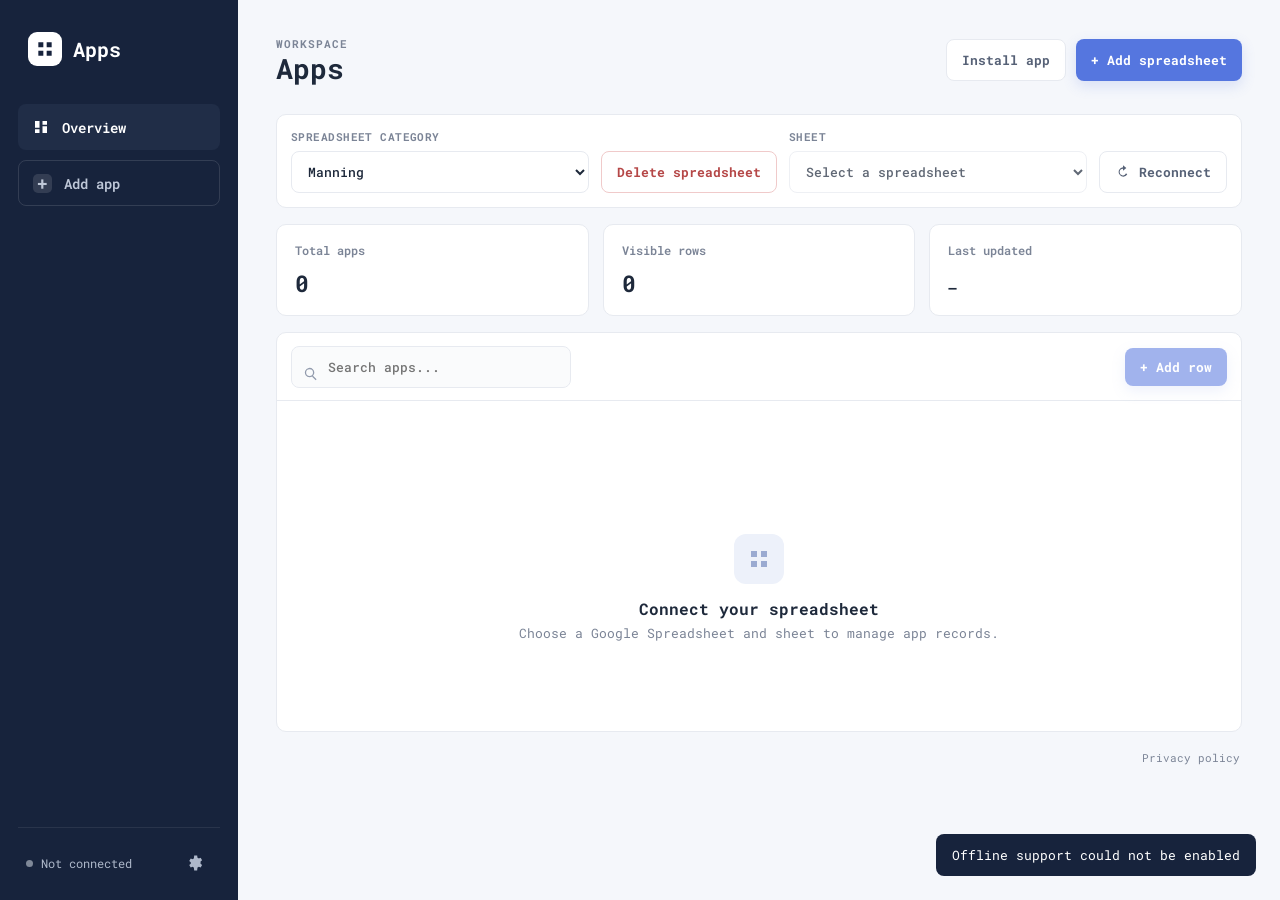
<file: index.html>
<!doctype html>
<html lang="en">
  <head>
    <meta charset="UTF-8" />
    <meta name="viewport" content="width=device-width, initial-scale=1.0, viewport-fit=cover" />
    <title>Apps Dashboard</title>
    <meta name="theme-color" content="#17233c" />
    <link rel="icon" type="image/png" href="./icons/mama-sita-192.png" />
    <link rel="manifest" href="./manifest.webmanifest" />
    <link rel="preconnect" href="https://fonts.googleapis.com" />
    <link rel="preconnect" href="https://fonts.gstatic.com" crossorigin />
    <link href="https://fonts.googleapis.com/css2?family=Roboto+Mono:wght@400;500;600;700&display=swap" rel="stylesheet" />
    <link rel="stylesheet" href="styles.css?v=pwa-v1" />
  </head>
  <body>
    <aside class="sidebar">
      <div class="brand">
        <div class="brand-mark">
          <svg viewBox="0 0 24 24" aria-hidden="true">
            <path d="M4 4h6v6H4zm10 0h6v6h-6zM4 14h6v6H4zm10 0h6v6h-6z" />
          </svg>
        </div>
        <span>Apps</span>
      </div>

      <nav class="nav">
        <button class="nav-item active" type="button">
          <svg viewBox="0 0 24 24"><path d="M4 13h6V4H4v9zm0 7h6v-5H4v5zm10 0h6v-9h-6v9zm0-16v5h6V4h-6z" /></svg>
          <span>Overview</span>
        </button>
      </nav>

      <button class="sidebar-add" id="addAppButton" type="button">
        <span>+</span>
        <span>Add app</span>
      </button>

      <div class="sidebar-footer">
        <div class="sheet-status">
          <span class="status-dot"></span>
          <span id="connectionLabel">Not connected</span>
        </div>
        <button id="settingsButton" class="icon-button" type="button" aria-label="Settings">
          <svg viewBox="0 0 24 24"><path d="M12 15.5A3.5 3.5 0 1 0 12 8a3.5 3.5 0 0 0 0 7.5zm7.4-3.5c.04-.33.06-.66.06-1s-.02-.67-.06-1l2.1-1.64-2-3.46-2.47 1a8 8 0 0 0-1.73-1L14.9 2h-4l-.4 3.9a8 8 0 0 0-1.73 1l-2.47-1-2 3.46 2.1 1.64c-.04.33-.06.66-.06 1s.02.67.06 1l-2.1 1.64 2 3.46 2.47-1a8 8 0 0 0 1.73 1l.4 3.9h4l.4-3.9a8 8 0 0 0 1.73-1l2.47 1 2-3.46-2.1-1.64z" /></svg>
        </button>
      </div>
    </aside>

    <main class="main">
      <header class="topbar">
        <div>
          <p class="eyebrow">Workspace</p>
          <h1>Apps</h1>
        </div>
        <div class="topbar-actions">
          <button id="installButton" class="secondary-button" type="button">Install app</button>
          <button id="connectButton" class="primary-button" type="button">
            <span>+</span> Add spreadsheet
          </button>
        </div>
      </header>

      <section class="source-bar">
        <label>
          Spreadsheet category
          <select id="sourceSelect"><option>Loading saved categories...</option></select>
        </label>
        <button id="deleteSourceButton" class="secondary-button danger-button" type="button" disabled>
          Delete spreadsheet
        </button>
        <label>
          Sheet
          <select id="sheetSelect" disabled><option>Select a spreadsheet</option></select>
        </label>
        <button id="refreshButton" class="secondary-button" type="button" disabled>
          <svg viewBox="0 0 24 24"><path d="M12 5V2l5 4-5 4V7a5 5 0 1 0 4.58 7l1.8 1.8A7 7 0 1 1 12 5z" /></svg>
          <span id="refreshButtonLabel">Refresh</span>
        </button>
      </section>

      <section class="stats-grid">
        <article class="stat-card">
          <span>Total apps</span>
          <strong id="totalCount">0</strong>
        </article>
        <article class="stat-card">
          <span>Visible rows</span>
          <strong id="visibleCount">0</strong>
        </article>
        <article class="stat-card">
          <span>Last updated</span>
          <strong id="lastUpdated">—</strong>
        </article>
      </section>

      <section class="table-card">
        <div class="table-toolbar">
          <div class="search-wrap">
            <svg viewBox="0 0 24 24"><path d="M10.5 18a7.5 7.5 0 1 1 5.3-12.8A7.5 7.5 0 0 1 10.5 18zm0-13a5.5 5.5 0 1 0 0 11 5.5 5.5 0 0 0 0-11zm5.5 10.6 5.7 5.7-1.4 1.4-5.7-5.7 1.4-1.4z" /></svg>
            <input id="searchInput" type="search" placeholder="Search apps..." disabled />
          </div>
          <button id="tableAddButton" class="primary-button compact" type="button" disabled>
            <span>+</span> Add row
          </button>
        </div>
        <div class="table-scroll">
          <table>
            <thead id="tableHead"></thead>
            <tbody id="tableBody"></tbody>
          </table>
          <div id="emptyState" class="empty-state">
            <div class="empty-icon">
              <svg viewBox="0 0 24 24"><path d="M4 4h6v6H4zm10 0h6v6h-6zM4 14h6v6H4zm10 0h6v6h-6z" /></svg>
            </div>
            <h2>Connect your spreadsheet</h2>
            <p>Choose a Google Spreadsheet and sheet to manage app records.</p>
          </div>
          <div id="tableLoading" class="table-loading hidden" role="status" aria-live="polite">
            <div class="table-loading-panel">
              <div class="table-loading-heading">
                <span>Reloading table</span>
                <strong id="tableProgressPercent">0%</strong>
              </div>
              <div
                id="tableProgressBar"
                class="table-loading-progress"
                role="progressbar"
                aria-label="Table reload progress"
                aria-valuemin="0"
                aria-valuemax="100"
                aria-valuenow="0"
              >
                <span></span>
              </div>
            </div>
          </div>
        </div>
      </section>
      <footer class="app-footer">
        <a href="./privacy.html">Privacy policy</a>
      </footer>
    </main>

    <dialog id="settingsDialog">
      <form id="settingsForm" method="dialog">
        <div class="dialog-header">
          <div>
            <p class="eyebrow">Configuration</p>
            <h2>Google Sheets connection</h2>
          </div>
          <button class="close-button" value="cancel" aria-label="Close" type="submit">×</button>
        </div>
        <label>
          OAuth 2.0 Web Client ID
          <input id="clientIdInput" type="text" placeholder="123456789-example.apps.googleusercontent.com" required />
        </label>
        <p class="field-help">Create a Web client in Google Cloud, then add this page's URL to Authorized JavaScript origins.</p>
        <div class="dialog-actions">
          <button class="secondary-button" value="cancel" type="submit">Cancel</button>
          <button id="saveSettingsButton" class="primary-button" value="default" type="submit">Save</button>
        </div>
      </form>
    </dialog>

    <dialog id="rowDialog">
      <form id="rowForm" method="dialog">
        <div class="dialog-header">
          <div>
            <p class="eyebrow">Spreadsheet row</p>
            <h2 id="rowDialogTitle">Add app</h2>
          </div>
          <button class="close-button" value="cancel" aria-label="Close" type="submit">×</button>
        </div>
        <div id="rowFields"></div>
        <div class="dialog-actions">
          <button class="secondary-button" value="cancel" type="submit">Cancel</button>
          <button id="saveRowButton" class="primary-button" value="default" type="submit">Save</button>
        </div>
      </form>
    </dialog>

    <dialog id="detailsDrawer" class="side-drawer" aria-labelledby="detailsTitle">
      <div class="drawer-panel">
        <div class="profile-header">
          <div id="detailsAvatar" class="profile-avatar" aria-hidden="true">?</div>
          <div>
            <p class="eyebrow">Employee record</p>
            <h2 id="detailsTitle">Employee details</h2>
            <p id="detailsSubtitle" class="drawer-subtitle"></p>
          </div>
          <button id="closeDetailsDrawerButton" class="drawer-close" type="button" aria-label="Close details">
            <svg viewBox="0 0 24 24" aria-hidden="true"><path d="m6 6 12 12M18 6 6 18"/></svg>
          </button>
        </div>
        <div class="drawer-section-heading">
          <h3>Personal details</h3>
          <span>Additional employee information</span>
        </div>
        <dl id="detailsFields" class="details-fields"></dl>
      </div>
    </dialog>

    <dialog id="spreadsheetDialog">
      <form id="spreadsheetForm" method="dialog">
        <div class="dialog-header">
          <div>
            <p class="eyebrow">Private source</p>
            <h2>Add spreadsheet</h2>
          </div>
          <button class="close-button" value="cancel" aria-label="Close" type="submit">×</button>
        </div>
        <label>
          Category name
          <input id="spreadsheetCategoryInput" type="text" placeholder="e.g. Manning" required />
        </label>
        <label>
          Google Spreadsheet URL
          <input id="spreadsheetUrlInput" type="url" autocomplete="off" placeholder="https://docs.google.com/spreadsheets/d/..." required />
        </label>
        <p class="field-help">Use a new category for each spreadsheet. Saving an existing category updates it. Only these URLs are loaded; Drive files aren't listed.</p>
        <div class="dialog-actions">
          <button class="secondary-button" value="cancel" type="submit">Cancel</button>
          <button id="saveSpreadsheetButton" class="primary-button" value="default" type="submit">Save &amp; connect</button>
        </div>
      </form>
    </dialog>

    <dialog id="installDialog" aria-labelledby="installDialogTitle">
      <form method="dialog">
        <div class="dialog-header">
          <div>
            <p class="eyebrow">Install dashboard</p>
            <h2 id="installDialogTitle">Add Mama Sita's Apps</h2>
          </div>
          <button class="close-button" value="cancel" aria-label="Close" type="submit">×</button>
        </div>
        <p id="installInstructions" class="field-help"></p>
        <div class="dialog-actions">
          <button class="primary-button" value="default" type="submit">Done</button>
        </div>
      </form>
    </dialog>

    <div id="toast" role="status" aria-live="polite"></div>

    <script src="https://accounts.google.com/gsi/client" async defer></script>
    <script src="app.js?v=pwa-v1"></script>
  </body>
</html>
</file>
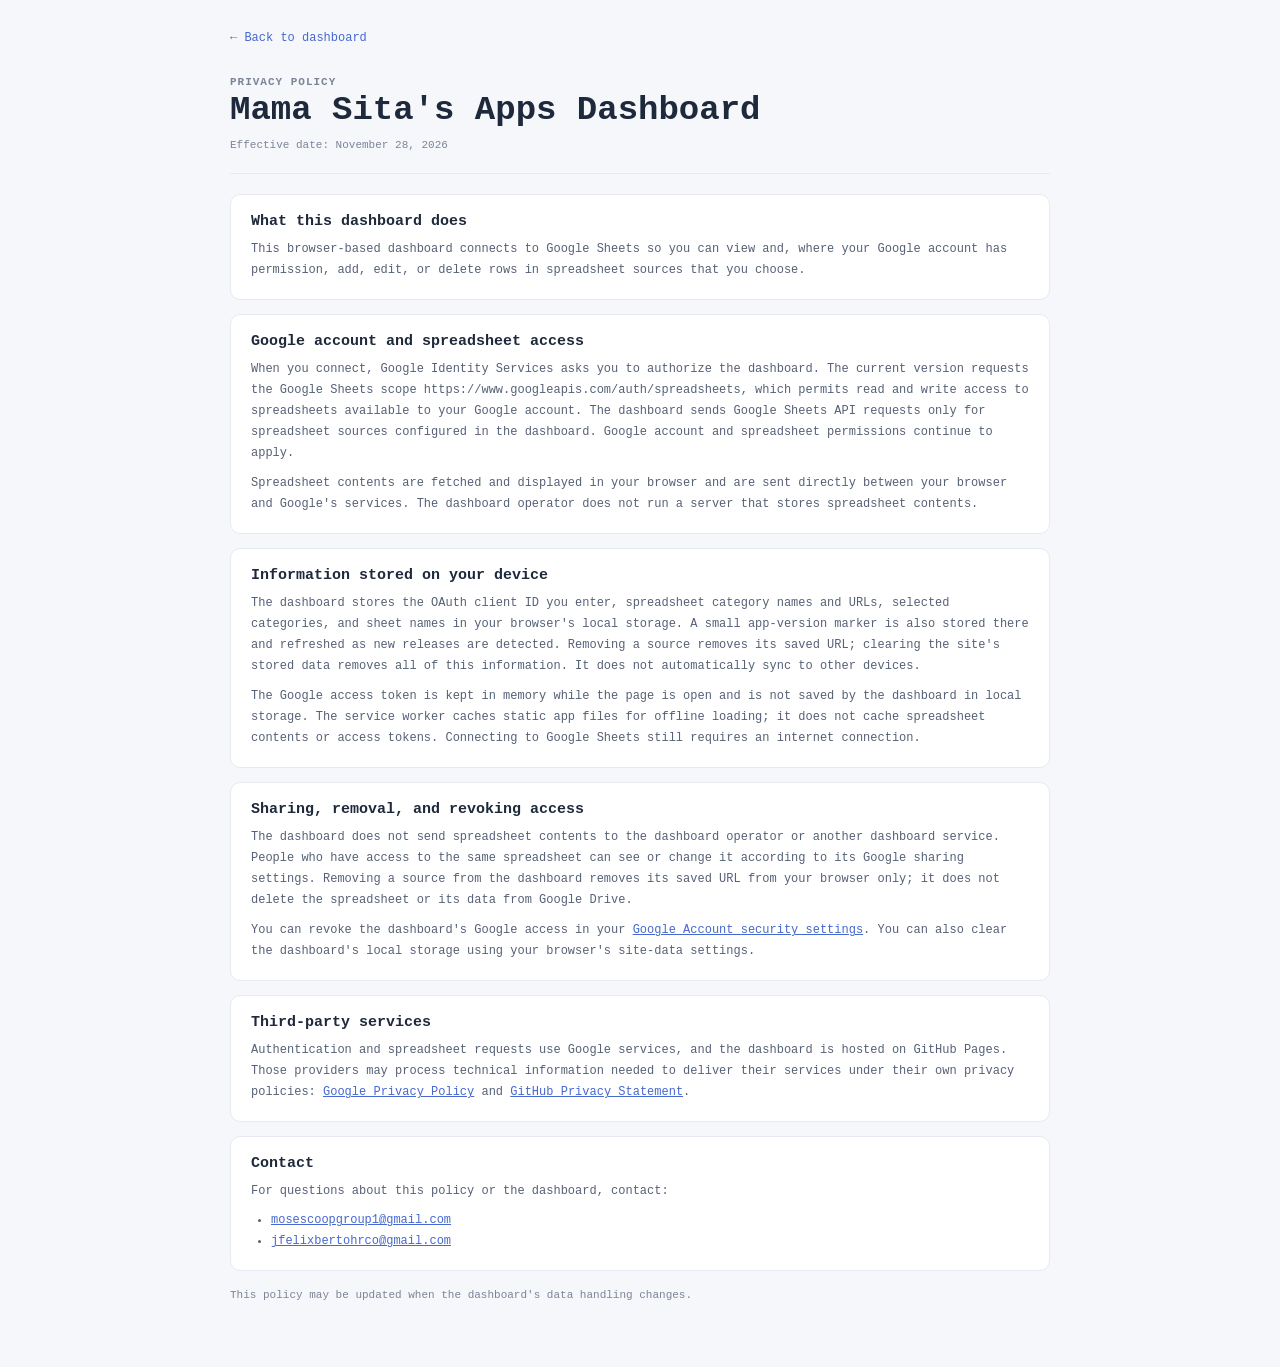
<file: privacy.html>
<!doctype html>
<html lang="en">
  <head>
    <meta charset="UTF-8" />
    <meta name="viewport" content="width=device-width, initial-scale=1.0, viewport-fit=cover" />
    <meta name="theme-color" content="#17233c" />
    <meta name="description" content="Privacy information for Mama Sita's Apps Dashboard." />
    <title>Privacy Policy | Mama Sita's Apps Dashboard</title>
    <link rel="icon" type="image/png" href="./icons/mama-sita-192.png" />
    <link rel="stylesheet" href="styles.css?v=pwa-v1" />
  </head>
  <body class="policy-page">
    <main class="policy-main">
      <a class="policy-back" href="./">← Back to dashboard</a>
      <header class="policy-header">
        <p class="eyebrow">Privacy policy</p>
        <h1>Mama Sita's Apps Dashboard</h1>
        <p class="policy-updated">Effective date: November 28, 2026</p>
      </header>

      <div class="policy-content">
        <section>
          <h2>What this dashboard does</h2>
          <p>
            This browser-based dashboard connects to Google Sheets so you can view and, where your Google account
            has permission, add, edit, or delete rows in spreadsheet sources that you choose.
          </p>
        </section>

        <section>
          <h2>Google account and spreadsheet access</h2>
          <p>
            When you connect, Google Identity Services asks you to authorize the dashboard. The current version
            requests the Google Sheets scope
            <code>https://www.googleapis.com/auth/spreadsheets</code>, which permits read and write access to
            spreadsheets available to your Google account. The dashboard sends Google Sheets API requests only
            for spreadsheet sources configured in the dashboard. Google account and spreadsheet permissions continue to apply.
          </p>
          <p>
            Spreadsheet contents are fetched and displayed in your browser and are sent directly between your
            browser and Google's services. The dashboard operator does not run a server that stores spreadsheet
            contents.
          </p>
        </section>

        <section>
          <h2>Information stored on your device</h2>
          <p>
            The dashboard stores the OAuth client ID you enter, spreadsheet category names and URLs, selected
            categories, and sheet names in your browser's local storage. A small app-version marker is also stored
            there and refreshed as new releases are detected. Removing a source removes its saved URL; clearing
            the site's stored data removes all of this information. It does not automatically sync to other devices.
          </p>
          <p>
            The Google access token is kept in memory while the page is open and is not saved by the dashboard
            in local storage. The service worker caches static app files for offline loading; it does not cache
            spreadsheet contents or access tokens. Connecting to Google Sheets still requires an internet
            connection.
          </p>
        </section>

        <section>
          <h2>Sharing, removal, and revoking access</h2>
          <p>
            The dashboard does not send spreadsheet contents to the dashboard operator or another dashboard
            service. People who have access to the same spreadsheet can see or change it according to its Google
            sharing settings. Removing a source from the dashboard removes its saved URL from your browser only;
            it does not delete the spreadsheet or its data from Google Drive.
          </p>
          <p>
            You can revoke the dashboard's Google access in your
            <a href="https://myaccount.google.com/permissions">Google Account security settings</a>.
            You can also clear the dashboard's local storage using your browser's site-data settings.
          </p>
        </section>

        <section>
          <h2>Third-party services</h2>
          <p>
            Authentication and spreadsheet requests use Google services, and the dashboard is hosted on GitHub
            Pages. Those providers may process technical information needed to deliver their services under their
            own privacy policies:
            <a href="https://policies.google.com/privacy">Google Privacy Policy</a> and
            <a href="https://docs.github.com/en/site-policy/privacy-policies/github-general-privacy-statement">GitHub Privacy Statement</a>.
          </p>
        </section>

        <section>
          <h2>Contact</h2>
          <p>For questions about this policy or the dashboard, contact:</p>
          <ul>
            <li><a href="mailto:mosescoopgroup1@gmail.com">mosescoopgroup1@gmail.com</a></li>
            <li><a href="mailto:jfelixbertohrco@gmail.com">jfelixbertohrco@gmail.com</a></li>
          </ul>
        </section>
      </div>

      <footer class="policy-footer">This policy may be updated when the dashboard's data handling changes.</footer>
    </main>
  </body>
</html>
</file>
<file: styles.css>
:root {
  --navy: #17233c;
  --navy-2: #202d47;
  --blue: #5576df;
  --blue-dark: #4668cf;
  --ink: #1e293b;
  --muted: #7b8496;
  --line: #e7eaf0;
  --surface: #ffffff;
  --canvas: #f5f7fb;
}

* { box-sizing: border-box; }

button, input, select, textarea { font-family: inherit; }

body {
  margin: 0;
  min-height: 100vh;
  min-height: 100dvh;
  font-family: "Roboto Mono", monospace;
  color: var(--ink);
  background: var(--canvas);
  display: grid;
  grid-template-columns: 238px minmax(0, 1fr);
}

.sidebar {
  min-height: 100vh;
  background: var(--navy);
  color: #fff;
  display: flex;
  flex-direction: column;
  padding: 28px 18px 18px;
}

.brand {
  display: flex;
  align-items: center;
  gap: 11px;
  height: 42px;
  padding: 0 10px;
  font-size: 20px;
  font-weight: 700;
}

.brand-mark {
  width: 34px;
  height: 34px;
  display: grid;
  place-items: center;
  border-radius: 9px;
  background: #fff;
}

.brand-mark svg { width: 20px; fill: var(--navy); }

.nav { margin-top: 34px; }

.nav-item {
  width: 100%;
  height: 46px;
  border: 0;
  border-radius: 8px;
  background: var(--navy-2);
  color: #fff;
  display: flex;
  align-items: center;
  gap: 12px;
  padding: 0 14px;
  font: 600 14px "Roboto Mono", monospace;
}

.nav-item svg { width: 18px; fill: currentColor; }

.sidebar-add {
  margin: 10px 0 0;
  height: 46px;
  border: 1px solid rgba(255,255,255,.12);
  border-radius: 8px;
  background: transparent;
  color: #bfc8d8;
  display: flex;
  align-items: center;
  gap: 12px;
  padding: 0 14px;
  font: 600 14px "Roboto Mono", monospace;
  cursor: pointer;
}

.sidebar-add span:first-child {
  width: 19px;
  height: 19px;
  border-radius: 5px;
  background: rgba(255,255,255,.12);
  display: grid;
  place-items: center;
  font-size: 18px;
  line-height: 1;
}
.sidebar-add:disabled { opacity: .55; cursor: not-allowed; }

.sidebar-footer {
  margin-top: auto;
  border-top: 1px solid rgba(255,255,255,.08);
  padding: 18px 8px 2px;
  display: flex;
  align-items: center;
  justify-content: space-between;
}

.sheet-status { display: flex; align-items: center; gap: 8px; color: #aeb8ca; font-size: 12px; }
.status-dot { width: 7px; height: 7px; border-radius: 50%; background: #7f8898; }
.status-dot.online { background: #63d49a; box-shadow: 0 0 8px rgba(99,212,154,.5); }

.icon-button {
  width: 34px;
  height: 34px;
  border: 0;
  border-radius: 7px;
  background: transparent;
  display: grid;
  place-items: center;
  cursor: pointer;
}
.icon-button svg { width: 18px; fill: #aeb8ca; }

.main { min-width: 0; padding: 30px 38px 38px; }
.app-footer { display: flex; justify-content: flex-end; padding: 18px 2px 0; font-size: 11px; }
.app-footer a { color: var(--muted); text-decoration: none; }
.app-footer a:hover { color: var(--blue-dark); text-decoration: underline; }

.topbar {
  height: 60px;
  display: flex;
  align-items: center;
  justify-content: space-between;
}
.topbar-actions { display: flex; align-items: center; gap: 10px; }

.eyebrow {
  margin: 0 0 3px;
  color: var(--muted);
  font-size: 11px;
  font-weight: 700;
  letter-spacing: .09em;
  text-transform: uppercase;
}

h1 { margin: 0; font-size: 28px; line-height: 1.1; }

.primary-button, .secondary-button {
  border-radius: 8px;
  height: 42px;
  padding: 0 15px;
  font: 700 13px "Roboto Mono", monospace;
  cursor: pointer;
  display: inline-flex;
  align-items: center;
  justify-content: center;
  gap: 8px;
}

.primary-button {
  border: 0;
  background: var(--blue);
  color: #fff;
  box-shadow: 0 5px 14px rgba(85,118,223,.18);
}
.primary-button:hover { background: var(--blue-dark); }
.primary-button svg, .secondary-button svg { width: 16px; fill: currentColor; }

.secondary-button {
  border: 1px solid var(--line);
  background: #fff;
  color: #566176;
}
.danger-button { border-color: #f0caca; color: #b54747; }
.danger-button:hover:not(:disabled) { background: #fff3f3; border-color: #e6aaaa; }
.secondary-button:disabled, .primary-button:disabled { opacity: .55; cursor: not-allowed; }

.source-bar {
  margin-top: 24px;
  min-height: 82px;
  background: #fff;
  border: 1px solid var(--line);
  border-radius: 10px;
  display: flex;
  align-items: flex-end;
  gap: 12px;
  padding: 14px;
}

.source-bar label {
  min-width: 220px;
  flex: 1;
  color: var(--muted);
  font-size: 11px;
  font-weight: 700;
  text-transform: uppercase;
  letter-spacing: .04em;
}

select, input {
  width: 100%;
  height: 42px;
  margin-top: 7px;
  border: 1px solid var(--line);
  border-radius: 8px;
  background: #fff;
  color: var(--ink);
  padding: 0 12px;
  font: 500 13px "Roboto Mono", monospace;
  outline: none;
}
select:focus, input:focus { border-color: #91a6ea; box-shadow: 0 0 0 3px rgba(85,118,223,.08); }

.stats-grid {
  display: grid;
  grid-template-columns: repeat(3, minmax(0, 1fr));
  gap: 14px;
  margin-top: 16px;
}
.stat-card {
  height: 92px;
  border: 1px solid var(--line);
  border-radius: 10px;
  background: #fff;
  padding: 17px 18px;
  display: flex;
  flex-direction: column;
  justify-content: space-between;
}
.stat-card span { color: var(--muted); font-size: 12px; font-weight: 600; }
.stat-card strong { font-size: 23px; }
.stat-card:last-child strong { font-size: 15px; }

.table-card {
  margin-top: 16px;
  min-height: 400px;
  border: 1px solid var(--line);
  border-radius: 10px;
  background: #fff;
  overflow: hidden;
}
.table-toolbar {
  height: 68px;
  border-bottom: 1px solid var(--line);
  display: flex;
  align-items: center;
  justify-content: space-between;
  padding: 12px 14px;
}
.search-wrap { position: relative; width: 280px; }
.search-wrap svg { position: absolute; left: 12px; top: 20px; width: 15px; fill: #929bad; }
.search-wrap input { margin: 0; padding-left: 36px; background: #fafbfc; }
.compact { height: 38px; }
.table-scroll { position: relative; min-height: 330px; max-height: min(60vh, 620px); overflow: auto; }
table { width: 100%; border-collapse: collapse; table-layout: auto; }
thead { background: #fafbfc; }
th, td { border-bottom: 1px solid var(--line); text-align: left; white-space: nowrap; padding: 14px 16px; font-size: 13px; }
th { height: 44px; color: #778196; font-size: 11px; text-transform: uppercase; letter-spacing: .04em; }
thead th { position: sticky; top: 0; z-index: 2; background: #fafbfc; }
td { max-width: 260px; overflow: hidden; text-overflow: ellipsis; }
tbody tr:hover { background: #fafcff; }
.actions { width: 112px; text-align: right; }
tbody tr.has-details { cursor: pointer; }
.row-action {
  width: 32px;
  height: 32px;
  border: 1px solid transparent;
  border-radius: 8px;
  background: transparent;
  color: #738096;
  cursor: pointer;
  display: inline-grid;
  place-items: center;
  vertical-align: middle;
  transition: color .15s ease, background .15s ease, border-color .15s ease, transform .15s ease;
}
.row-action svg { width: 16px; height: 16px; fill: none; stroke: currentColor; stroke-width: 1.7; stroke-linecap: round; stroke-linejoin: round; }
.row-action:hover { background: #f0f3f9; border-color: #e4e9f2; color: var(--blue); transform: translateY(-1px); }
.row-action.delete:hover { background: #fff2f1; border-color: #f3d9d6; color: #c34f4f; }
.row-action:focus-visible { outline: 2px solid #91a6ea; outline-offset: 2px; }

.empty-state {
  position: absolute;
  inset: 44px 0 0;
  display: flex;
  flex-direction: column;
  align-items: center;
  justify-content: center;
  text-align: center;
  color: var(--muted);
}
.empty-state.hidden { display: none; }
.empty-icon { width: 50px; height: 50px; border-radius: 12px; background: #edf1fa; display: grid; place-items: center; }
.empty-icon svg { width: 24px; fill: #9aaad1; }
.empty-state h2 { margin: 14px 0 5px; color: var(--ink); font-size: 16px; }
.empty-state p { margin: 0; font-size: 13px; }

.table-loading {
  position: absolute;
  inset: 0;
  z-index: 4;
  display: grid;
  place-items: center;
  background: rgba(255, 255, 255, .84);
}
.table-loading.hidden { display: none; }
.table-loading-panel {
  width: min(300px, calc(100% - 32px));
  padding: 18px;
  border: 1px solid var(--line);
  border-radius: 10px;
  background: #fff;
  box-shadow: 0 8px 24px rgba(23, 35, 60, .08);
}
.table-loading-heading { display: flex; align-items: center; justify-content: space-between; gap: 12px; color: var(--muted); font-size: 12px; }
.table-loading-heading strong { color: var(--blue); font-size: 13px; }
.table-loading-progress { height: 7px; margin-top: 12px; overflow: hidden; border-radius: 999px; background: #edf0f6; }
.table-loading-progress span { display: block; width: 0; height: 100%; border-radius: inherit; background: var(--blue); transition: width .18s ease; }

dialog {
  width: min(520px, calc(100vw - 32px));
  border: 0;
  border-radius: 12px;
  padding: 0;
  box-shadow: 0 24px 70px rgba(23,35,60,.22);
}
dialog::backdrop { background: rgba(23,35,60,.42); }
dialog form { padding: 22px; }
.dialog-header { display: flex; align-items: flex-start; justify-content: space-between; margin-bottom: 20px; }
.dialog-header h2 { margin: 0; font-size: 20px; }
.close-button { border: 0; background: transparent; color: #8791a3; font-size: 25px; cursor: pointer; }
dialog label { display: block; color: #5f6a7d; font-size: 12px; font-weight: 700; margin-top: 12px; }
.field-help { margin: 8px 0 0; color: var(--muted); font-size: 12px; line-height: 1.5; }
.dialog-actions { display: flex; justify-content: flex-end; gap: 8px; margin-top: 22px; }
#rowFields { max-height: 55vh; overflow: auto; }

dialog.side-drawer {
  position: fixed;
  inset: 0 0 0 auto;
  width: min(520px, 92vw);
  height: 100vh;
  max-height: 100vh;
  margin: 0;
  border-radius: 12px 0 0 12px;
  border-left: 1px solid var(--line);
}
.side-drawer[open] { display: block; }
.drawer-panel { height: 100%; display: flex; flex-direction: column; gap: 20px; padding: 26px; background: var(--surface); }
.profile-header { display: grid; grid-template-columns: 52px minmax(0, 1fr) 34px; align-items: center; gap: 14px; padding-bottom: 19px; border-bottom: 1px solid var(--line); }
.profile-avatar { width: 52px; height: 52px; display: grid; place-items: center; border: 1px solid #dfe5fb; border-radius: 50%; background: linear-gradient(145deg, #f3f5ff, #e8edff); color: #5368b2; font-size: 16px; font-weight: 700; }
.profile-header h2 { margin: 0; color: var(--ink); font-size: 19px; overflow-wrap: anywhere; }
.profile-header .eyebrow { margin-bottom: 4px; }
.drawer-subtitle { margin: 5px 0 0; color: var(--muted); font-size: 11px; }
.drawer-close { width: 34px; height: 34px; display: grid; place-items: center; border: 1px solid transparent; border-radius: 8px; background: transparent; color: #8490a3; cursor: pointer; }
.drawer-close:hover { border-color: var(--line); background: #f6f7fa; color: var(--ink); }
.drawer-close:focus-visible { outline: 2px solid #91a6ea; outline-offset: 2px; }
.drawer-close svg { width: 17px; height: 17px; fill: none; stroke: currentColor; stroke-width: 1.8; stroke-linecap: round; }
.drawer-section-heading { display: flex; align-items: baseline; justify-content: space-between; gap: 12px; padding-top: 2px; }
.drawer-section-heading h3 { margin: 0; color: var(--ink); font-size: 14px; }
.drawer-section-heading span { color: var(--muted); font-size: 10px; text-align: right; }
.details-fields { margin: 0; overflow: auto; display: flex; flex-direction: column; align-content: start; }
.detail-item { min-width: 0; display: grid; grid-template-columns: minmax(126px, .8fr) minmax(0, 1.2fr); align-items: start; gap: 16px; padding: 13px 2px; border: 0; border-bottom: 1px solid var(--line); border-radius: 0; background: transparent; }
.detail-item dt { color: var(--muted); font-size: 12px; font-weight: 500; overflow-wrap: anywhere; }
.detail-item dd { margin: 0; color: var(--ink); font-size: 13px; font-weight: 500; line-height: 1.55; white-space: pre-wrap; overflow-wrap: anywhere; }
.drawer-empty { grid-column: 1 / -1; margin: 0; padding: 16px; border: 1px solid var(--line); border-radius: 9px; background: #fafbfe; color: var(--muted); font-size: 13px; }

.policy-page { display: block; min-height: 100vh; min-height: 100dvh; }
.policy-main { width: min(820px, calc(100% - 32px)); margin: 0 auto; padding: 28px 0 56px; }
.policy-back { color: var(--blue-dark); font-size: 12px; text-decoration: none; }
.policy-back:hover { text-decoration: underline; }
.policy-header { padding: 30px 0 22px; border-bottom: 1px solid var(--line); }
.policy-header h1 { margin: 4px 0 10px; font-size: clamp(24px, 5vw, 34px); }
.policy-updated { margin: 0; color: var(--muted); font-size: 11px; }
.policy-content { display: grid; grid-template-columns: minmax(0, 1fr); gap: 14px; margin-top: 20px; }
.policy-content section { min-width: 0; padding: 18px 20px; border: 1px solid var(--line); border-radius: 10px; background: #fff; }
.policy-content h2 { margin: 0 0 9px; color: var(--ink); font-size: 15px; }
.policy-content p, .policy-content li { color: #566176; font-size: 12px; line-height: 1.75; }
.policy-content p { margin: 0; }
.policy-content p + p { margin-top: 9px; }
.policy-content ul { margin: 8px 0 0; padding-left: 20px; }
.policy-content a { color: var(--blue-dark); overflow-wrap: anywhere; }
.policy-content code { overflow-wrap: anywhere; word-break: break-word; }
.policy-footer { padding-top: 18px; color: var(--muted); font-size: 11px; }

#toast {
  position: fixed;
  right: 24px;
  bottom: 24px;
  max-width: 360px;
  padding: 12px 16px;
  border-radius: 8px;
  background: var(--navy);
  color: #fff;
  font-size: 13px;
  opacity: 0;
  transform: translateY(10px);
  pointer-events: none;
  transition: .2s ease;
}
#toast.visible { opacity: 1; transform: translateY(0); }

@media (max-width: 900px) {
  body { grid-template-columns: 74px minmax(0, 1fr); }
  .brand span, .nav-item span, .sidebar-add span:last-child, .sheet-status { display: none; }
  .sidebar { padding-inline: 12px; }
  .brand { justify-content: center; padding: 0; }
  .nav-item, .sidebar-add { justify-content: center; padding: 0; }
  .main { padding-inline: 20px; }
}

@media (max-width: 1050px) {
  .source-bar { flex-wrap: wrap; }
  .source-bar label { flex-basis: calc(50% - 6px); min-width: 180px; }
}

@media (max-width: 620px) {
  body { display: block; }
  .sidebar { position: fixed; z-index: 10; left: 0; right: 0; bottom: 0; min-height: calc(62px + env(safe-area-inset-bottom, 0px)); height: calc(62px + env(safe-area-inset-bottom, 0px)); padding: 8px 12px calc(8px + env(safe-area-inset-bottom, 0px)); flex-direction: row; align-items: center; }
  .brand, .sidebar-footer { display: none; }
  .nav { margin: 0; flex: 1; }
  .nav-item { width: 56px; }
  .sidebar-add { margin: 0; width: 56px; }
  .main { padding: calc(20px + env(safe-area-inset-top, 0px)) calc(14px + env(safe-area-inset-right, 0px)) calc(78px + env(safe-area-inset-bottom, 0px)) calc(14px + env(safe-area-inset-left, 0px)); }
  .topbar { height: auto; align-items: flex-start; gap: 10px; }
  .topbar-actions { flex-direction: column; align-items: stretch; gap: 6px; }
  .topbar-actions button { width: 100%; max-width: none; height: 38px; padding-inline: 10px; font-size: 11px; }
  .topbar h1 { font-size: 24px; }
  .stats-grid { grid-template-columns: 1fr 1fr; }
  .stat-card:last-child { grid-column: 1 / -1; }
  .source-bar label { flex-basis: 100%; }
  dialog.side-drawer { width: 100vw; border-radius: 0; }
  .drawer-panel { gap: 16px; padding: 22px 16px; }
  .drawer-section-heading { align-items: flex-start; flex-direction: column; gap: 4px; }
  .drawer-section-heading span { text-align: left; }
  .detail-item { grid-template-columns: minmax(100px, .75fr) minmax(0, 1.25fr); gap: 12px; }
  .policy-main { padding-top: 20px; }
  .policy-content section { padding: 15px; }
}
</file>
